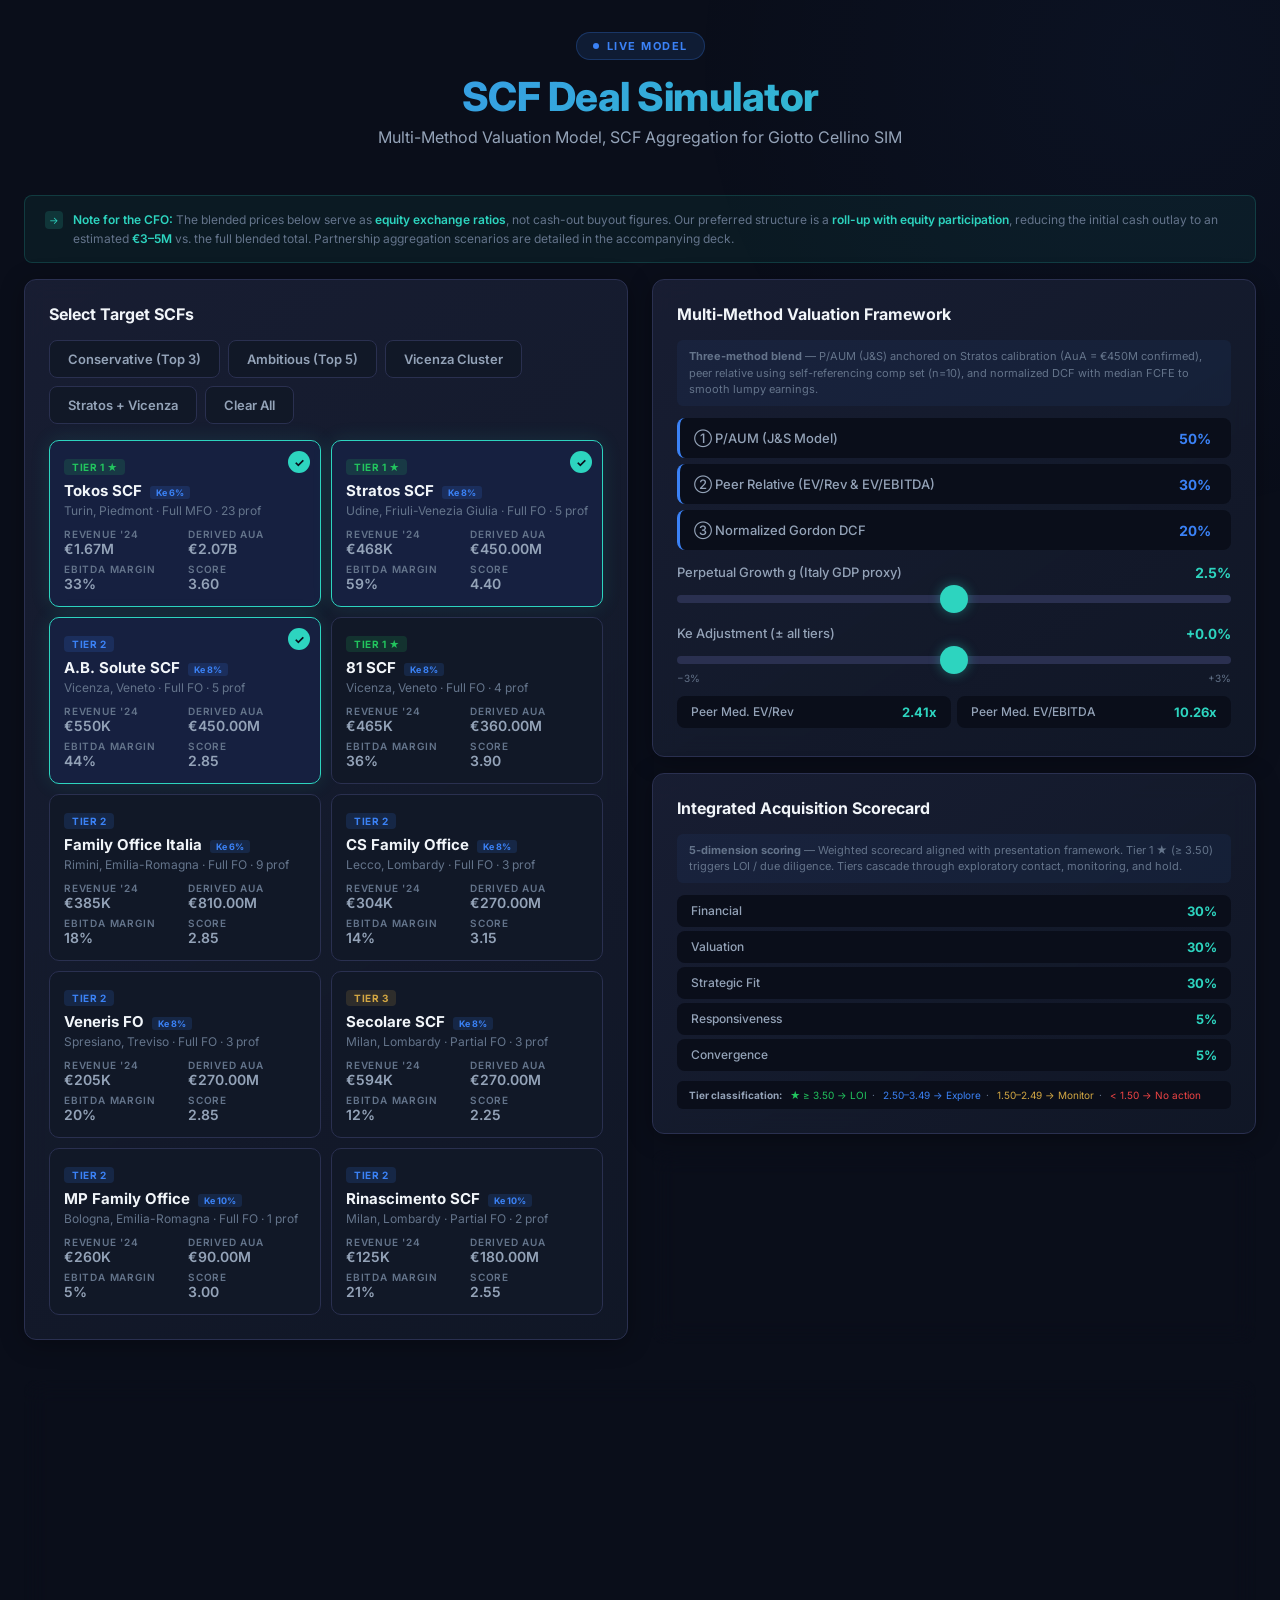
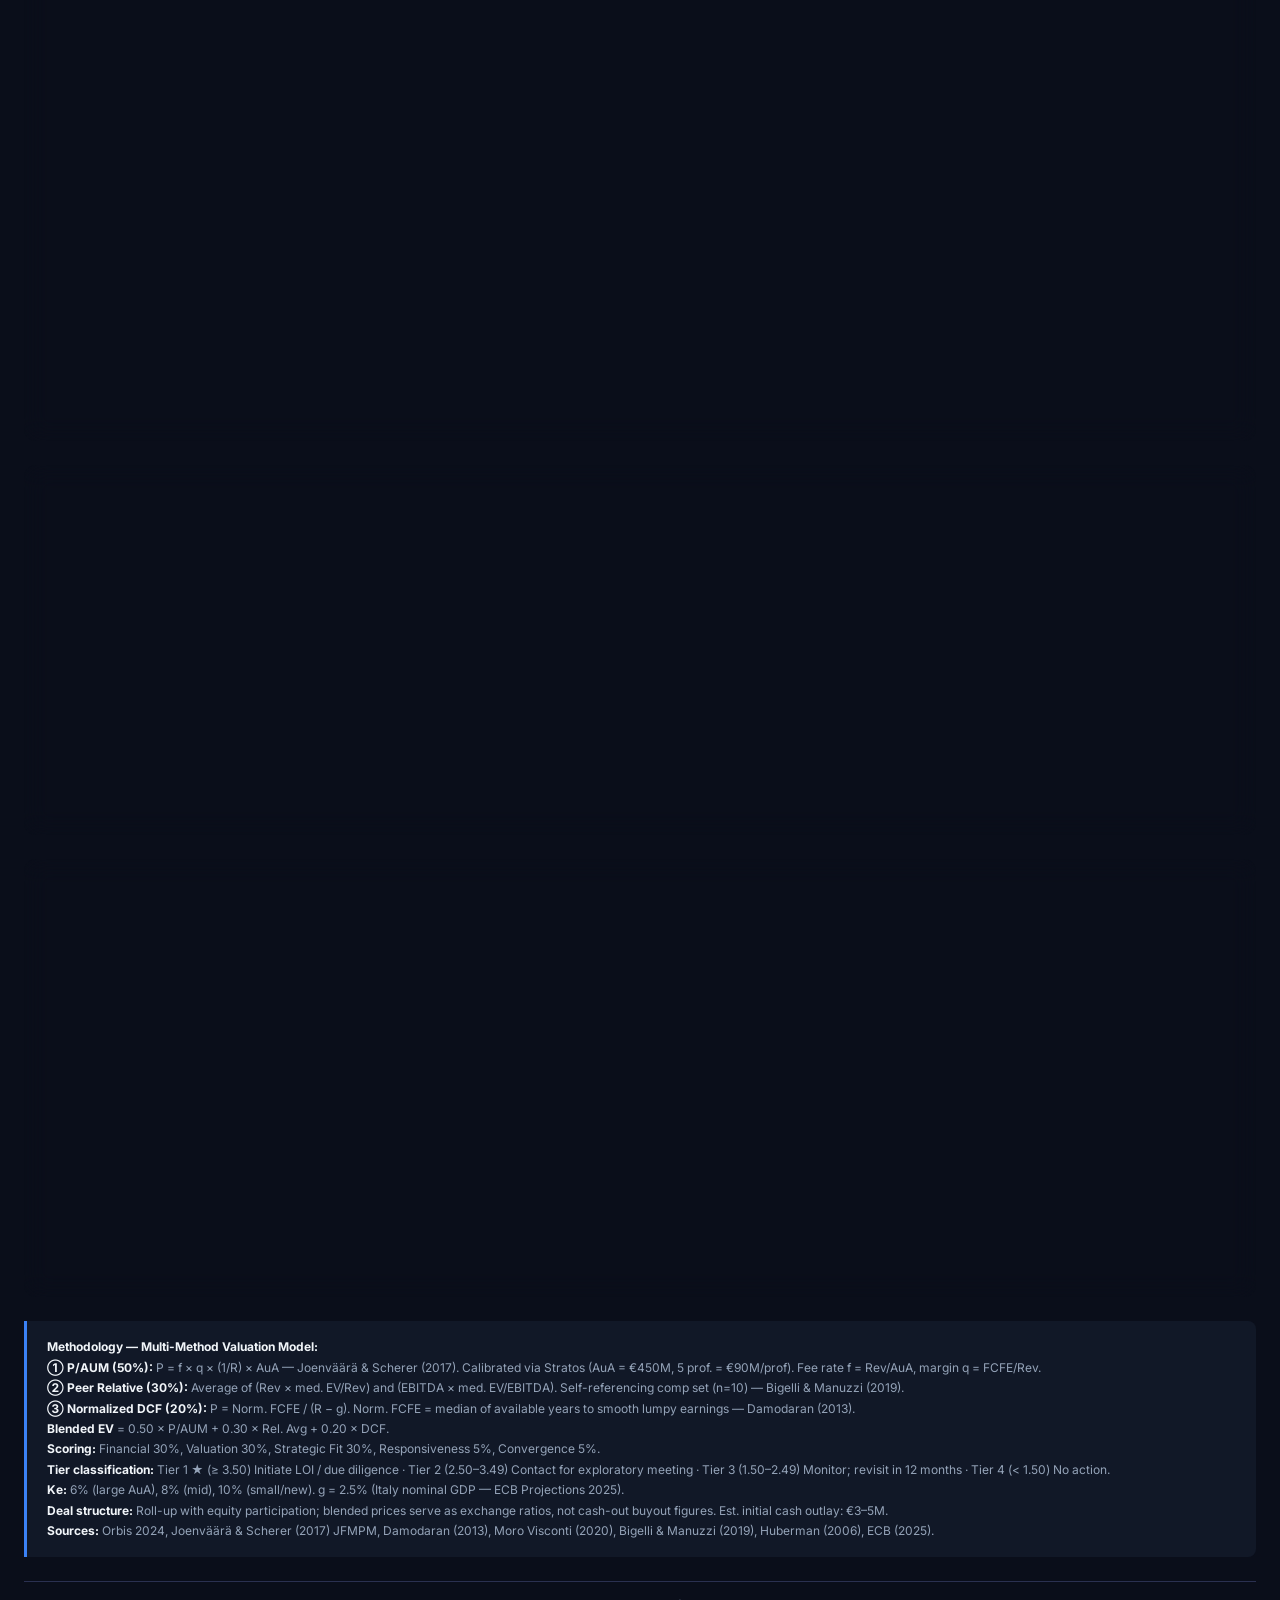
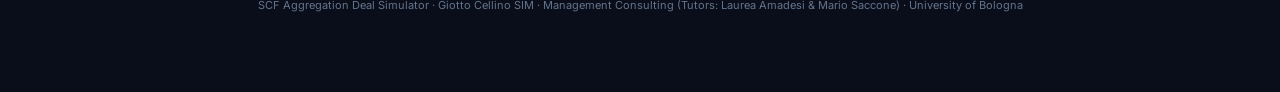
<file: index.html>
<!DOCTYPE html>
<html lang="en">
<head>
    <meta charset="UTF-8">
    <meta name="viewport" content="width=device-width, initial-scale=1.0, maximum-scale=1.0, user-scalable=no">
    <title>SCF Deal Simulator</title>
    <link rel="preconnect" href="https://fonts.googleapis.com">
    <link href="https://fonts.googleapis.com/css2?family=Inter:wght@300;400;500;600;700;800&display=swap" rel="stylesheet">
    <style>
        :root {
            --bg: #0a0e1a; --bg2: #111827; --card: #1a1f35; --card-hover: #1e2440;
            --card-sel: #162040; --bdr: #2a3050; --blue: #3b82f6; --teal: #2dd4bf;
            --gold: #d4a843; --green: #22c55e; --red: #ef4444;
            --txt: #f1f5f9; --txt2: #94a3b8; --txt3: #64748b;
            --font: 'Inter', -apple-system, BlinkMacSystemFont, sans-serif; --r: 12px;
        }
        *,*::before,*::after{margin:0;padding:0;box-sizing:border-box}
        html{-webkit-text-size-adjust:100%}
        body{font-family:var(--font);background:var(--bg);color:var(--txt);min-height:100vh;overflow-x:hidden;-webkit-font-smoothing:antialiased}
        body::before{content:'';position:fixed;top:-50%;right:-30%;width:80vw;height:80vw;background:radial-gradient(circle,rgba(59,130,246,.04) 0%,transparent 65%);pointer-events:none;z-index:0}
        .wrap{position:relative;z-index:1;max-width:1400px;margin:0 auto;padding:16px 12px 80px}
        @media(min-width:640px){.wrap{padding:32px 24px 80px}}
        .hdr{text-align:center;margin-bottom:24px}
        @media(min-width:640px){.hdr{margin-bottom:48px}}
        .badge{display:inline-flex;align-items:center;gap:8px;padding:6px 16px;border-radius:999px;background:rgba(59,130,246,.12);border:1px solid rgba(59,130,246,.25);font-size:11px;font-weight:700;color:var(--blue);text-transform:uppercase;letter-spacing:1.5px;margin-bottom:12px}
        .badge::before{content:'';width:6px;height:6px;background:var(--blue);border-radius:50%;animation:pulse 2s infinite}
        @keyframes pulse{0%,100%{opacity:1}50%{opacity:.4}}
        .hdr h1{font-size:24px;font-weight:800;background:linear-gradient(135deg,#3b82f6,#2dd4bf);-webkit-background-clip:text;-webkit-text-fill-color:transparent;background-clip:text;letter-spacing:-.5px;margin-bottom:6px}
        @media(min-width:640px){.hdr h1{font-size:40px}}
        .hdr p{color:var(--txt2);font-size:13px}
        @media(min-width:640px){.hdr p{font-size:16px}}
        .card{background:linear-gradient(145deg,rgba(26,31,53,.9),rgba(17,24,39,.95));border:1px solid var(--bdr);border-radius:var(--r);padding:16px;box-shadow:0 4px 24px rgba(0,0,0,.3);backdrop-filter:blur(12px);margin-bottom:16px;animation:fadeUp .5s ease both}
        @media(min-width:640px){.card{padding:24px;margin-bottom:24px}}
        .card-t{font-size:16px;font-weight:700;color:var(--txt);margin-bottom:16px}
        .grid2{display:grid;grid-template-columns:1fr;gap:16px;margin-bottom:16px}
        @media(min-width:1024px){.grid2{grid-template-columns:1fr 1fr;gap:24px}}
        .qbtns{display:grid;grid-template-columns:1fr 1fr;gap:8px;margin-bottom:16px}
        .qbtn{padding:12px 8px;font-size:12px;font-weight:600;background:var(--bg2);border:1px solid var(--bdr);border-radius:8px;color:var(--txt2);cursor:pointer;text-align:center;font-family:var(--font);transition:all .2s;-webkit-tap-highlight-color:transparent;touch-action:manipulation}
        .qbtn:last-child{grid-column:1/-1}
        .qbtn:hover,.qbtn:active,.qbtn.active{border-color:var(--blue);color:var(--blue);background:rgba(59,130,246,.1)}
        @media(min-width:640px){.qbtns{display:flex;flex-wrap:wrap;gap:8px}.qbtn{padding:10px 18px;font-size:13px}.qbtn:last-child{grid-column:auto}}
        .scf-grid{display:grid;grid-template-columns:1fr;gap:10px}
        @media(min-width:640px){.scf-grid{grid-template-columns:1fr 1fr}}
        @media(min-width:1400px){.scf-grid{grid-template-columns:1fr 1fr 1fr}}
        .scf{position:relative;background:var(--bg2);border:1.5px solid var(--bdr);border-radius:10px;padding:14px;cursor:pointer;user-select:none;transition:all .2s;-webkit-tap-highlight-color:transparent}
        .scf:hover{background:var(--card-hover);border-color:var(--blue)}
        .scf:active{transform:scale(.98)}
        .scf.sel{background:var(--card-sel);border-color:var(--teal);box-shadow:0 0 20px rgba(45,212,191,.12)}
        .scf .chk{position:absolute;top:10px;right:10px;width:22px;height:22px;background:var(--teal);border-radius:50%;display:none;align-items:center;justify-content:center;font-size:12px;font-weight:700;color:var(--bg)}
        .scf.sel .chk{display:flex}
        .scf .tier{display:inline-block;padding:2px 8px;border-radius:4px;font-size:10px;font-weight:700;text-transform:uppercase;letter-spacing:.5px;margin-bottom:6px}
        .t1{background:rgba(34,197,94,.15);color:var(--green)}
        .t2{background:rgba(59,130,246,.15);color:var(--blue)}
        .t3{background:rgba(212,168,67,.15);color:var(--gold)}
        .t4{background:rgba(239,68,68,.15);color:var(--red)}
        .scf .nm{font-size:15px;font-weight:700;margin-bottom:3px}
        .scf .loc{font-size:12px;color:var(--txt3);margin-bottom:10px}
        .scf .metrics{display:grid;grid-template-columns:1fr 1fr;gap:6px}
        .scf .ml{font-size:10px;font-weight:600;text-transform:uppercase;letter-spacing:.8px;color:var(--txt3)}
        .scf .mv{font-size:14px;font-weight:600;color:var(--txt2)}
        .pos{color:var(--green)!important} .neg{color:var(--red)!important}
        .ctrl{margin-bottom:18px}.ctrl:last-child{margin-bottom:0}
        .ctrl-lbl{display:flex;justify-content:space-between;align-items:center;margin-bottom:6px}
        .ctrl-lbl span:first-child{font-size:13px;font-weight:500;color:var(--txt2)}
        .ctrl-v{font-size:14px;font-weight:700;color:var(--teal);font-variant-numeric:tabular-nums}
        input[type=range]{-webkit-appearance:none;appearance:none;width:100%;height:8px;background:var(--bdr);border-radius:4px;outline:none;cursor:pointer;touch-action:pan-x}
        input[type=range]::-webkit-slider-thumb{-webkit-appearance:none;appearance:none;width:28px;height:28px;background:var(--teal);border-radius:50%;box-shadow:0 0 12px rgba(45,212,191,.4)}
        input[type=range]::-moz-range-thumb{width:28px;height:28px;background:var(--teal);border-radius:50%;box-shadow:0 0 12px rgba(45,212,191,.4);border:none}
        .locked-row{display:flex;justify-content:space-between;align-items:center;padding:10px 14px;background:var(--bg);border-radius:8px;border-left:3px solid var(--blue);margin-bottom:6px}
        .locked-row .lbl{font-size:13px;font-weight:500;color:var(--txt2)}
        .locked-row .val{font-size:14px;font-weight:700;color:var(--blue);font-variant-numeric:tabular-nums}
        .locked-row .lock-icon{font-size:11px;color:var(--txt3);margin-left:6px}
        .scoring-row{display:flex;justify-content:space-between;align-items:center;padding:8px 14px;background:var(--bg);border-radius:8px;margin-bottom:4px}
        .scoring-row .lbl{font-size:12px;font-weight:500;color:var(--txt2)}
        .scoring-row .val{font-size:13px;font-weight:700;color:var(--teal)}
        .section-note{font-size:11px;color:var(--txt3);margin-bottom:12px;padding:8px 12px;background:rgba(59,130,246,.06);border-radius:6px;line-height:1.5}
        .rtiles{display:grid;grid-template-columns:1fr 1fr;gap:8px;margin-bottom:12px}
        @media(min-width:640px){.rtiles{grid-template-columns:repeat(4,1fr);gap:12px}}
        .rt{background:var(--bg2);border:1px solid var(--bdr);border-radius:10px;padding:14px 10px;text-align:center}
        .rt.hl{border-color:var(--gold);box-shadow:0 0 20px rgba(212,168,67,.15)}
        .rt .rl{font-size:10px;font-weight:600;text-transform:uppercase;letter-spacing:1px;color:var(--txt3);margin-bottom:6px}
        .rt .rv{font-size:18px;font-weight:800;color:var(--txt);font-variant-numeric:tabular-nums;letter-spacing:-.3px}
        @media(min-width:640px){.rt .rv{font-size:24px}}
        .rt .rs{font-size:10px;color:var(--txt3);margin-top:3px}
        .tbl-wrap{overflow-x:auto;-webkit-overflow-scrolling:touch;margin-top:12px}
        .tbl{width:100%;border-collapse:separate;border-spacing:0;font-size:12px;min-width:900px}
        .tbl thead th{position:sticky;top:0;background:var(--card);font-size:9px;font-weight:700;text-transform:uppercase;letter-spacing:.8px;color:var(--txt3);padding:8px 6px;text-align:right;border-bottom:1px solid var(--bdr);white-space:nowrap}
        .tbl thead th:first-child{text-align:left}
        .tbl tbody td{padding:7px 6px;text-align:right;color:var(--txt2);border-bottom:1px solid rgba(42,48,80,.4);font-variant-numeric:tabular-nums;white-space:nowrap;font-size:11px}
        .tbl tbody td:first-child{text-align:left;font-weight:600;color:var(--txt)}
        .tbl tbody tr:hover{background:rgba(59,130,246,.05)}
        .tbl tbody tr.sel-row td:first-child{border-left:3px solid var(--teal)}
        .bars{display:flex;flex-direction:column;gap:8px;margin-top:8px}
        .bar-row{display:flex;align-items:center;gap:8px}
        .bar-name{width:80px;font-size:11px;font-weight:600;color:var(--txt2);text-align:right;flex-shrink:0;overflow:hidden;text-overflow:ellipsis;white-space:nowrap}
        @media(min-width:640px){.bar-name{width:140px;font-size:12px}}
        .bar-track{flex:1;height:28px;background:var(--bg);border-radius:6px;overflow:hidden}
        .bar-fill{height:100%;border-radius:6px;display:flex;align-items:center;padding-left:8px;font-size:11px;font-weight:700;color:#fff;white-space:nowrap;transition:width .5s cubic-bezier(.25,.46,.45,.94);min-width:fit-content}
        .meth{margin-top:16px;padding:16px 20px;background:var(--bg2);border-left:3px solid var(--blue);border-radius:0 8px 8px 0;font-size:12px;color:var(--txt2);line-height:1.7}
        .meth strong{color:var(--txt)}
        .ftr{text-align:center;margin-top:24px;padding-top:16px;border-top:1px solid var(--bdr);font-size:11px;color:var(--txt3)}
        @keyframes fadeUp{from{opacity:0;transform:translateY(16px)}to{opacity:1;transform:translateY(0)}}
        .card:nth-child(2){animation-delay:.08s}.card:nth-child(3){animation-delay:.16s}.card:nth-child(4){animation-delay:.24s}
        .ke-badge{display:inline-block;padding:1px 6px;border-radius:3px;font-size:9px;font-weight:700;background:rgba(59,130,246,.15);color:var(--blue);margin-left:4px;vertical-align:middle}
        .tier-tag{display:inline-block;padding:2px 8px;border-radius:4px;font-size:10px;font-weight:700;margin-left:6px}
        .tier-tag.t1s{background:rgba(34,197,94,.2);color:var(--green)}
        .tier-tag.t2s{background:rgba(59,130,246,.2);color:var(--blue)}
        .tier-tag.t3s{background:rgba(212,168,67,.2);color:var(--gold)}
        .tier-tag.t4s{background:rgba(239,68,68,.2);color:var(--red)}
        /* Football field */
        .ff-row{display:flex;align-items:center;gap:8px;margin-bottom:6px}
        .ff-name{width:100px;font-size:11px;font-weight:600;color:var(--txt2);text-align:right;flex-shrink:0;overflow:hidden;text-overflow:ellipsis;white-space:nowrap}
        @media(min-width:640px){.ff-name{width:140px;font-size:12px}}
        .ff-track{flex:1;height:20px;position:relative;background:var(--bg);border-radius:4px;overflow:visible}
        .ff-bar{position:absolute;height:100%;border-radius:4px;opacity:.5}
        .ff-dot{position:absolute;width:10px;height:10px;border-radius:50%;top:50%;transform:translate(-50%,-50%);z-index:2;border:2px solid var(--bg)}
        /* CFO hint banner */
        .cfo-hint{margin-bottom:16px;padding:12px 16px;background:rgba(45,212,191,.06);border:1px solid rgba(45,212,191,.18);border-radius:8px;font-size:11px;color:var(--txt3);line-height:1.6;display:flex;align-items:flex-start;gap:10px}
        .cfo-hint .hint-icon{flex-shrink:0;width:18px;height:18px;border-radius:4px;background:rgba(45,212,191,.15);display:flex;align-items:center;justify-content:center;font-size:10px;color:var(--teal);margin-top:1px}
        .cfo-hint em{color:var(--teal);font-style:normal;font-weight:600}
        @media(min-width:640px){.cfo-hint{padding:14px 20px;font-size:12px}}
    </style>
</head>
<body>
    <div class="wrap">
        <div class="hdr">
            <div class="badge">Live Model</div>
            <h1>SCF Deal Simulator</h1>
            <p>Multi-Method Valuation Model, SCF Aggregation for Giotto Cellino SIM</p>
        </div>

        <!-- CFO hint: partnership structure -->
        <div class="cfo-hint">
            <div class="hint-icon">→</div>
            <div><em>Note for the CFO:</em> The blended prices below serve as <em>equity exchange ratios</em>, not cash-out buyout figures. Our preferred structure is a <em>roll-up with equity participation</em>, reducing the initial cash outlay to an estimated <em>€3–5M</em> vs. the full blended total. Partnership aggregation scenarios are detailed in the accompanying deck.</div>
        </div>

        <div class="grid2">
            <div class="card">
                <div class="card-t">Select Target SCFs</div>
                <div class="qbtns" id="qbtns"></div>
                <div class="scf-grid" id="scf-grid"></div>
            </div>

            <div style="display:flex;flex-direction:column;gap:16px">
                <!-- Valuation Framework -->
                <div class="card" style="margin-bottom:0">
                    <div class="card-t">Multi-Method Valuation Framework</div>
                    <div class="section-note">
                        <strong>Three-method blend</strong> — P/AUM (J&amp;S) anchored on Stratos calibration (AuA = €450M confirmed), peer relative using self-referencing comp set (n=10), and normalized DCF with median FCFE to smooth lumpy earnings.
                    </div>
                    <div class="locked-row"><span class="lbl">① P/AUM (J&amp;S Model)</span><span><span class="val">50%</span><span class="lock-icon"></span></span></div>
                    <div class="locked-row"><span class="lbl">② Peer Relative (EV/Rev &amp; EV/EBITDA)</span><span><span class="val">30%</span><span class="lock-icon"></span></span></div>
                    <div class="locked-row"><span class="lbl">③ Normalized Gordon DCF</span><span><span class="val">20%</span><span class="lock-icon"></span></span></div>
                    <div style="margin-top:14px">
                        <div class="ctrl">
                            <div class="ctrl-lbl"><span>Perpetual Growth g (Italy GDP proxy)</span><span class="ctrl-v" id="v-grow">2.5%</span></div>
                            <input type="range" id="s-grow" min="0" max="5" step="0.25" value="2.5" oninput="up()">
                        </div>
                        <div class="ctrl">
                            <div class="ctrl-lbl"><span>Ke Adjustment (± all tiers)</span><span class="ctrl-v" id="v-ke-adj">0.0%</span></div>
                            <input type="range" id="s-ke-adj" min="-3" max="3" step="0.5" value="0" oninput="up()">
                            <div style="display:flex;justify-content:space-between;font-size:10px;color:var(--txt3);margin-top:4px"><span>−3%</span><span>+3%</span></div>
                        </div>
                    </div>
                    <div style="margin-top:12px;display:grid;grid-template-columns:1fr 1fr;gap:6px">
                        <div class="scoring-row"><span class="lbl">Peer Med. EV/Rev</span><span class="val" id="v-evrev">2.41x</span></div>
                        <div class="scoring-row"><span class="lbl">Peer Med. EV/EBITDA</span><span class="val" id="v-evebitda">10.26x</span></div>
                    </div>
                </div>

                <!-- Scoring Framework — UPDATED: removed Confidence, weights = 30/30/30/5/5 -->
                <div class="card" style="margin-bottom:0">
                    <div class="card-t">Integrated Acquisition Scorecard</div>
                    <div class="section-note">
                        <strong>5-dimension scoring</strong> — Weighted scorecard aligned with presentation framework. Tier 1 ★ (≥ 3.50) triggers LOI / due diligence. Tiers cascade through exploratory contact, monitoring, and hold.
                    </div>
                    <div class="scoring-row"><span class="lbl">Financial</span><span class="val">30%</span></div>
                    <div class="scoring-row"><span class="lbl">Valuation</span><span class="val">30%</span></div>
                    <div class="scoring-row"><span class="lbl">Strategic Fit</span><span class="val">30%</span></div>
                    <div class="scoring-row"><span class="lbl">Responsiveness</span><span class="val">5%</span></div>
                    <div class="scoring-row"><span class="lbl">Convergence</span><span class="val">5%</span></div>
                    <div style="margin-top:10px;font-size:10px;color:var(--txt3);padding:6px 12px;background:var(--bg);border-radius:6px;line-height:1.6">
                        <strong style="color:var(--txt2)">Tier classification:</strong>&ensp;
                        <span style="color:var(--green)">★ ≥ 3.50 → LOI</span>&ensp;·&ensp;
                        <span style="color:var(--blue)">2.50–3.49 → Explore</span>&ensp;·&ensp;
                        <span style="color:var(--gold)">1.50–2.49 → Monitor</span>&ensp;·&ensp;
                        <span style="color:var(--red)">&lt; 1.50 → No action</span>
                    </div>
                </div>

                <!-- Ke Table -->
                <div class="card" style="margin-bottom:0">
                    <div class="card-t">Cost of Equity by Size Tier</div>
                    <div id="ke-table"></div>
                </div>
            </div>
        </div>

        <!-- DEAL DASHBOARD -->
        <div class="card">
            <div class="card-t">Deal Dashboard</div>
            <div class="rtiles" id="tiles-top"></div>
            <div class="rtiles" id="tiles-bot"></div>

            <div class="card-t" style="margin-top:20px">Enhanced Valuation Breakdown, ① P/AUM (50%) + ② Peer Relative (30%) + ③ Norm. DCF (20%)</div>
            <div class="tbl-wrap">
                <table class="tbl">
                    <thead><tr>
                        <th>SCF</th><th>Rev '24</th><th>EBITDA</th><th>Norm. FCFE</th>
                        <th>AuA</th><th>Ke</th>
                        <th>① P/AUM</th><th>② EV/Rev</th><th>② EV/EBITDA</th><th>② Rel. Avg</th>
                        <th>③ DCF</th><th>Blended EV</th><th>Impl. EV/EBITDA</th><th>Score</th><th>Tier</th>
                    </tr></thead>
                    <tbody id="vtbody"></tbody>
                </table>
            </div>
        </div>

        <!-- FOOTBALL FIELD -->
        <div class="card">
            <div class="card-t">Football Field, Valuation Range by Method</div>
            <div style="display:flex;gap:12px;margin-bottom:12px;font-size:10px;flex-wrap:wrap">
                <span style="color:var(--teal)">● P/AUM</span>
                <span style="color:var(--blue)">● EV/Rev</span>
                <span style="color:var(--gold)">● EV/EBITDA</span>
                <span style="color:#a78bfa">● Norm. DCF</span>
                <span style="color:var(--red)">◆ Blended</span>
            </div>
            <div id="football"></div>
        </div>

        <!-- RANKING -->
        <div class="card">
            <div class="card-t">Weighted Score Ranking (5-Dimension)</div>
            <div class="bars" id="bars"></div>
        </div>

        <div class="meth">
            <strong>Methodology — Multi-Method Valuation Model:</strong><br>
            <strong>① P/AUM (50%):</strong> P = f × q × (1/R) × AuA — Joenväärä &amp; Scherer (2017). Calibrated via Stratos (AuA = €450M, 5 prof. = €90M/prof). Fee rate f = Rev/AuA, margin q = FCFE/Rev.<br>
            <strong>② Peer Relative (30%):</strong> Average of (Rev × med. EV/Rev) and (EBITDA × med. EV/EBITDA). Self-referencing comp set (n=10) — Bigelli &amp; Manuzzi (2019).<br>
            <strong>③ Normalized DCF (20%):</strong> P = Norm. FCFE / (R − g). Norm. FCFE = median of available years to smooth lumpy earnings — Damodaran (2013).<br>
            <strong>Blended EV</strong> = 0.50 × P/AUM + 0.30 × Rel. Avg + 0.20 × DCF.<br>
            <strong>Scoring:</strong> Financial 30%, Valuation 30%, Strategic Fit 30%, Responsiveness 5%, Convergence 5%.<br>
            <strong>Tier classification:</strong> Tier 1 ★ (≥ 3.50) Initiate LOI / due diligence · Tier 2 (2.50–3.49) Contact for exploratory meeting · Tier 3 (1.50–2.49) Monitor; revisit in 12 months · Tier 4 (&lt; 1.50) No action.<br>
            <strong>Ke:</strong> 6% (large AuA), 8% (mid), 10% (small/new). g = 2.5% (Italy nominal GDP — ECB Projections 2025).<br>
            <strong>Deal structure:</strong> Roll-up with equity participation; blended prices serve as exchange ratios, not cash-out buyout figures. Est. initial cash outlay: €3–5M.<br>
            <strong>Sources:</strong> Orbis 2024, Joenväärä &amp; Scherer (2017) JFMPM, Damodaran (2013), Moro Visconti (2020), Bigelli &amp; Manuzzi (2019), Huberman (2006), ECB (2025).
        </div>

        <div class="ftr">SCF Aggregation Deal Simulator · Giotto Cellino SIM · Management Consulting (Tutors: Laurea Amadesi &amp; Mario Saccone) · University of Bologna</div>
    </div>

<script>
/* ==================================================================
   DATA — Grounded from "Final Valuation" sheet of Management_consulting.xlsx
   All financials: Orbis 2024. AuA: Stratos calibration (90M/prof).
   Norm. FCFE: median of available years (smoothed).
   Scores: Integrated Acquisition Scorecard — updated weights 30/30/30/5/5.
   ================================================================== */
const D = [
    { id:"tokos",name:"Tokos SCF",city:"TO",region:"Turin, Piedmont",tier:1,emp:23,
      rev:1665000,ebitda:542000,fcfe2024:484995,normFCFE:17549,cash:355352,
      aua:2070000000,ke:0.06,fo:"Full MFO",dist:36,
      sF:5,sV:2,sS:5,sR:0,sC:0,action:"PRIORITY: Initiate LOI — anchor MFO asset" },
    { id:"stratos",name:"Stratos SCF",city:"UD",region:"Udine, Friuli-Venezia Giulia",tier:1,emp:5,
      rev:468000,ebitda:278000,fcfe2024:279383,normFCFE:89373,cash:339764,
      aua:450000000,ke:0.08,fo:"Full FO",dist:154,
      sF:5,sV:3,sS:5,sR:5,sC:5,action:"PRIORITY: Initiate LOI" },
    { id:"absolut",name:"A.B. Solute SCF",city:"VI",region:"Vicenza, Veneto",tier:2,emp:5,
      rev:550000,ebitda:242000,fcfe2024:183184,normFCFE:202593,cash:418947,
      aua:450000000,ke:0.08,fo:"Full FO",dist:40,
      sF:4,sV:2,sS:3.5,sR:0,sC:0,action:"Contact for initial meeting" },
    { id:"81scf",name:"81 SCF",city:"VI",region:"Vicenza, Veneto",tier:1,emp:4,
      rev:465000,ebitda:166000,fcfe2024:136310,normFCFE:42873,cash:39805,
      aua:360000000,ke:0.08,fo:"Full FO",dist:34,
      sF:4,sV:4,sS:5,sR:0,sC:0,action:"Contact for initial meeting" },
    { id:"foitalia",name:"Family Office Italia",city:"RN",region:"Rimini, Emilia-Romagna",tier:2,emp:9,
      rev:385000,ebitda:71000,fcfe2024:55764,normFCFE:6118,cash:78122,
      aua:810000000,ke:0.06,fo:"Full FO",dist:236,
      sF:4,sV:2,sS:3.5,sR:0,sC:0,action:"Contact; assess Rimini synergies" },
    { id:"csfo",name:"CS Family Office",city:"LC",region:"Lecco, Lombardy",tier:2,emp:3,
      rev:304000,ebitda:43000,fcfe2024:26567,normFCFE:11482,cash:23854,
      aua:270000000,ke:0.08,fo:"Full FO",dist:228,
      sF:3,sV:4,sS:3.5,sR:0,sC:0,action:"Hold; not in AssoSCF" },
    { id:"veneris",name:"Veneris FO",city:"TV",region:"Spresiano, Treviso",tier:2,emp:3,
      rev:205000,ebitda:40000,fcfe2024:27906,normFCFE:32280,cash:38562,
      aua:270000000,ke:0.08,fo:"Full FO",dist:72,
      sF:3,sV:2,sS:4.5,sR:0,sC:0,action:"Monitor; contact if cluster strategy" },
    { id:"secolare",name:"Secolare SCF",city:"MI",region:"Milan, Lombardy",tier:3,emp:3,
      rev:594000,ebitda:74000,fcfe2024:61540,normFCFE:25503,cash:112831,
      aua:270000000,ke:0.08,fo:"Partial FO",dist:233,
      sF:3,sV:2,sS:2.5,sR:0,sC:0,action:"Watch list; revisit in 12 months" },
    { id:"mpfo",name:"MP Family Office",city:"BO",region:"Bologna, Emilia-Romagna",tier:2,emp:1,
      rev:260000,ebitda:14000,fcfe2024:-2341,normFCFE:5071,cash:8618,
      aua:90000000,ke:0.10,fo:"Full FO",dist:130,
      sF:2,sV:4,sS:4,sR:0,sC:0,action:"No action — too early stage" },
    { id:"rinascimento",name:"Rinascimento SCF",city:"MI",region:"Milan, Lombardy",tier:2,emp:2,
      rev:125000,ebitda:26000,fcfe2024:20447,normFCFE:9671,cash:94739,
      aua:180000000,ke:0.10,fo:"Partial FO",dist:243,
      sF:2,sV:4,sS:2.5,sR:0,sC:0,action:"No action — too small & partial" },
];

const SCENARIOS = {
    conservative:["tokos","stratos","absolut"],
    ambitious:["tokos","stratos","absolut","81scf","foitalia"],
    vicenza:["absolut","81scf","veneris"],
    stratVicenza:["stratos","absolut","81scf"],
    none:[]
};
const SCEN_LABELS = [
    {label:"Conservative (Top 3)",k:"conservative"},
    {label:"Ambitious (Top 5)",k:"ambitious"},
    {label:"Vicenza Cluster",k:"vicenza"},
    {label:"Stratos + Vicenza",k:"stratVicenza"},
    {label:"Clear All",k:"none"},
];

const BAR_COLORS = [
    'linear-gradient(90deg,hsl(142,71%,45%),hsl(168,76%,50%))',
    'linear-gradient(90deg,hsl(217,91%,60%),hsl(217,91%,70%))',
    'linear-gradient(90deg,hsl(258,90%,66%),hsl(258,90%,76%))',
    'linear-gradient(90deg,hsl(40,60%,55%),hsl(45,85%,67%))',
    'linear-gradient(90deg,hsl(0,84%,60%),hsl(0,84%,70%))',
];

// Locked valuation method weights
const W_PAUM = 0.50, W_REL = 0.30, W_DCF = 0.20;

// UPDATED scoring weights: 30/30/30/5/5 — no Confidence
const W_F=0.30, W_V=0.30, W_S=0.30, W_R=0.05, W_Cv=0.05;

// Peer medians (self-referencing, computed from the 10-SCF universe)
let PEER_EV_REV, PEER_EV_EBITDA;

let sel = new Set(SCENARIOS.conservative);

/* ==================================================================
   HELPERS
   ================================================================== */
function fmt(v) {
    if (v==null||isNaN(v)) return '—';
    if (Math.abs(v)>=1e9) return '€'+(v/1e9).toFixed(2)+'B';
    if (Math.abs(v)>=1e6) return '€'+(v/1e6).toFixed(2)+'M';
    if (Math.abs(v)>=1e3) return '€'+(v/1e3).toFixed(0)+'K';
    return '€'+v.toFixed(0);
}

function getParams() {
    return {
        g:    +document.getElementById('s-grow').value / 100,
        keAdj:+document.getElementById('s-ke-adj').value / 100,
    };
}

function median(arr) {
    const s = [...arr].sort((a,b)=>a-b);
    const m = Math.floor(s.length/2);
    return s.length%2 ? s[m] : (s[m-1]+s[m])/2;
}

function computePeerMultiples(g, keAdj) {
    const evRevs = [], evEbitdas = [];
    D.forEach(s => {
        const R = Math.max(s.ke + keAdj, 0.01);
        let pAUM = 0;
        if (R > 0 && s.fcfe2024 > 0) pAUM = s.fcfe2024 / R;
        if (pAUM > 0) {
            if (s.rev > 0) evRevs.push(pAUM / s.rev);
            if (s.ebitda > 0) evEbitdas.push(pAUM / s.ebitda);
        }
    });
    PEER_EV_REV = median(evRevs);
    PEER_EV_EBITDA = median(evEbitdas);
}

function valuate(s, g, keAdj) {
    const R = Math.max(s.ke + keAdj, 0.01);
    const f = s.aua > 0 ? s.rev / s.aua : 0;
    const q = s.rev > 0 ? s.fcfe2024 / s.rev : 0;

    let pAUM = 0;
    if (R > 0 && s.fcfe2024 > 0) pAUM = s.fcfe2024 / R;

    const evRev = s.rev * PEER_EV_REV;
    const evEbitda = s.ebitda * PEER_EV_EBITDA;
    const relAvg = (evRev + evEbitda) / 2;

    let dcf = 0;
    if (R > g && s.normFCFE > 0) dcf = s.normFCFE / (R - g);

    const bl = W_PAUM * pAUM + W_REL * relAvg + W_DCF * dcf;
    const implEvEbitda = s.ebitda > 0 ? bl / s.ebitda : null;
    const implEvRev = s.rev > 0 ? bl / s.rev : null;

    const methods = [pAUM, evRev, evEbitda, dcf].filter(v => v > 0);
    const mn = methods.length ? Math.min(...methods) : 0;
    const mx = methods.length ? Math.max(...methods) : 0;

    return { f, q, R, pAUM, evRev, evEbitda, relAvg, dcf, bl, implEvEbitda, implEvRev, mn, mx };
}

// UPDATED: score uses 5 dimensions, no Confidence
function score(s) {
    return s.sF*W_F + s.sV*W_V + s.sS*W_S + s.sR*W_R + s.sC*W_Cv;
}

// UPDATED tier thresholds and labels
function tierLabel(sc) {
    if (sc >= 3.50) return '<span class="tier-tag t1s">Tier 1 ★</span>';
    if (sc >= 2.50) return '<span class="tier-tag t2s">Tier 2</span>';
    if (sc >= 1.50) return '<span class="tier-tag t3s">Tier 3</span>';
    return '<span class="tier-tag t4s">Tier 4</span>';
}

function tierNum(sc) {
    if (sc >= 3.50) return 1;
    if (sc >= 2.50) return 2;
    if (sc >= 1.50) return 3;
    return 4;
}

/* ==================================================================
   BUILD UI
   ================================================================== */
function buildQbtns() {
    const c = document.getElementById('qbtns');
    SCEN_LABELS.forEach(b => {
        const btn = document.createElement('button');
        btn.className = 'qbtn';
        btn.textContent = b.label;
        btn.onclick = () => { sel = new Set(SCENARIOS[b.k]||[]); render(); };
        c.appendChild(btn);
    });
}

function buildKeTable(keAdj) {
    const el = document.getElementById('ke-table');
    const tiers = [
        { label:'Large (Tokos, FO Italia)', base:0.06 },
        { label:'Mid-tier (Stratos, A.B., 81, CS, Veneris, Secolare)', base:0.08 },
        { label:'Small / New (MP, Rinascimento)', base:0.10 },
    ];
    el.innerHTML = tiers.map(t => {
        const adj = t.base + keAdj;
        return `<div class="scoring-row"><span class="lbl">${t.label}</span>
        <span class="val">${(adj*100).toFixed(1)}%${keAdj!==0?` <span style="font-size:10px;color:${keAdj>0?'var(--red)':'var(--green)'}">(${keAdj>0?'+':''}${(keAdj*100).toFixed(1)}%)</span>`:''}</span></div>`;
    }).join('');
}

function renderCards() {
    const g = document.getElementById('scf-grid');
    g.innerHTML = '';
    D.forEach(s => {
        const isSel = sel.has(s.id);
        const margin = ((s.ebitda/s.rev)*100).toFixed(0)+'%';
        const sc = score(s);
        const tn = tierNum(sc);
        const d = document.createElement('div');
        d.className = 'scf'+(isSel?' sel':'');
        d.onclick = () => { if(sel.has(s.id))sel.delete(s.id);else sel.add(s.id);render(); };
        d.innerHTML = `
<div class="chk">✓</div>
<span class="tier t${tn}">Tier ${tn}${tn===1?' ★':''}</span>
<div class="nm">${s.name} <span class="ke-badge">Ke ${(s.ke*100).toFixed(0)}%</span></div>
<div class="loc">${s.region} · ${s.fo} · ${s.emp} prof</div>
<div class="metrics">
  <div><div class="ml">Revenue '24</div><div class="mv">${fmt(s.rev)}</div></div>
  <div><div class="ml">Derived AuA</div><div class="mv">${fmt(s.aua)}</div></div>
  <div><div class="ml">EBITDA Margin</div><div class="mv">${margin}</div></div>
  <div><div class="ml">Score</div><div class="mv">${sc.toFixed(2)}</div></div>
</div>`;
        g.appendChild(d);
    });
}

function render() {
    const p = getParams();
    document.getElementById('v-grow').textContent = (p.g*100).toFixed(1)+'%';
    document.getElementById('v-ke-adj').textContent = (p.keAdj>=0?'+':'')+(p.keAdj*100).toFixed(1)+'%';

    computePeerMultiples(p.g, p.keAdj);
    document.getElementById('v-evrev').textContent = PEER_EV_REV.toFixed(2)+'x';
    document.getElementById('v-evebitda').textContent = PEER_EV_EBITDA.toFixed(2)+'x';

    buildKeTable(p.keAdj);
    renderCards();

    const all = D.map(s => {
        const v = valuate(s, p.g, p.keAdj);
        return { ...s, ...v, sc:score(s), isSel:sel.has(s.id) };
    }).sort((a,b)=>b.sc-a.sc);

    const selArr = all.filter(s=>s.isSel);
    const n = selArr.length;
    const tCost = selArr.reduce((s,v)=>s+v.bl,0);
    const tAuA  = selArr.reduce((s,v)=>s+v.aua,0);
    const tRev  = selArr.reduce((s,v)=>s+v.rev,0);
    const tFCFE = selArr.reduce((s,v)=>s+v.fcfe2024,0);
    const tEmp  = selArr.reduce((s,v)=>s+v.emp,0);
    const tEB   = selArr.reduce((s,v)=>s+v.ebitda,0);
    const margin = tRev>0?tEB/tRev:0;
    const implEvRev = tRev>0?tCost/tRev:0;

    function tile(lbl,v,sub,hl) {
        return `<div class="rt${hl?' hl':''}"><div class="rl">${lbl}</div><div class="rv">${v}</div>${sub?'<div class="rs">'+sub+'</div>':''}</div>`;
    }

    document.getElementById('tiles-top').innerHTML =
        tile('Total Blended Cost',n?fmt(tCost):'—',n?'50% P/AUM + 30% Rel + 20% DCF':'',true)+
        tile('Combined AuA',n?fmt(tAuA):'—',n?`${n} SCFs · €90M/prof`:'') +
        tile('Combined Revenue',n?fmt(tRev):'—',n?'FY 2024 (Orbis)':'') +
        tile('Combined FCFE',n?fmt(tFCFE):'—',n?`Yield: ${tCost>0?(tFCFE/tCost*100).toFixed(1):0}%`:'');

    document.getElementById('tiles-bot').innerHTML =
        tile('Wtd EBITDA Margin',n?(margin*100).toFixed(1)+'%':'—')+
        tile('Implied EV/Rev',n?implEvRev.toFixed(2)+'x':'—')+
        tile('SCFs Selected',''+n)+
        tile('Total Professionals',n?''+tEmp:'—');

    // Valuation table
    const tb = document.getElementById('vtbody');
    tb.innerHTML = all.map(v => {
        const cls = v.isSel?' class="sel-row"':'';
        const dot = v.isSel?'<span style="display:inline-block;width:8px;height:8px;border-radius:50%;background:var(--teal);margin-right:6px;vertical-align:middle"></span>':'';
        return `<tr${cls}>
<td>${dot}${v.name} (${v.city})</td>
<td>${fmt(v.rev)}</td><td>${fmt(v.ebitda)}</td><td>${fmt(v.normFCFE)}</td>
<td>${fmt(v.aua)}</td><td>${(v.R*100).toFixed(1)}%</td>
<td>${fmt(v.pAUM)}</td><td>${fmt(v.evRev)}</td><td>${fmt(v.evEbitda)}</td>
<td style="color:var(--blue);font-weight:600">${fmt(v.relAvg)}</td>
<td>${fmt(v.dcf)}</td>
<td style="font-weight:700;color:var(--gold)">${fmt(v.bl)}</td>
<td>${v.implEvEbitda!==null?v.implEvEbitda.toFixed(1)+'x':'—'}</td>
<td style="font-weight:700;color:var(--teal)">${v.sc.toFixed(2)}</td>
<td>${tierLabel(v.sc)}</td>
</tr>`;
    }).join('');

    // Football field
    const ffEl = document.getElementById('football');
    const allMax = Math.max(...all.map(v=>v.mx));
    ffEl.innerHTML = all.map(v => {
        if (allMax <= 0) return '';
        const pcts = val => Math.max(0, Math.min(100, val / allMax * 100));
        const colors = { pAUM:'var(--teal)', evRev:'var(--blue)', evEbitda:'var(--gold)', dcf:'#a78bfa' };
        const minPct = pcts(v.mn), maxPct = pcts(v.mx), blPct = pcts(v.bl);
        let dots = '';
        [{k:'pAUM',c:colors.pAUM},{k:'evRev',c:colors.evRev},{k:'evEbitda',c:colors.evEbitda},{k:'dcf',c:colors.dcf}].forEach(m => {
            if (v[m.k] > 0) dots += `<div class="ff-dot" style="left:${pcts(v[m.k])}%;background:${m.c}"></div>`;
        });
        return `<div class="ff-row">
<div class="ff-name">${v.name}</div>
<div class="ff-track">
  <div class="ff-bar" style="left:${minPct}%;width:${maxPct-minPct}%;background:linear-gradient(90deg,rgba(59,130,246,.3),rgba(45,212,191,.3))"></div>
  ${dots}
  <div class="ff-dot" style="left:${blPct}%;background:var(--red);width:12px;height:12px;border-radius:2px;transform:translate(-50%,-50%) rotate(45deg)" title="Blended: ${fmt(v.bl)}"></div>
</div></div>`;
    }).join('');

    // Ranking bars
    document.getElementById('bars').innerHTML = all.map((v,i) => {
        const pct = (v.sc/5*100).toFixed(1);
        return `<div class="bar-row">
<div class="bar-name">${v.name}</div>
<div class="bar-track"><div class="bar-fill" style="width:${pct}%;background:${BAR_COLORS[i%BAR_COLORS.length]}">${v.sc.toFixed(2)} / 5.00 ${tierLabel(v.sc)}</div></div>
</div>`;
    }).join('');
}

function up() { render(); }
buildQbtns();
render();
</script>
</body>
</html>
</file>
